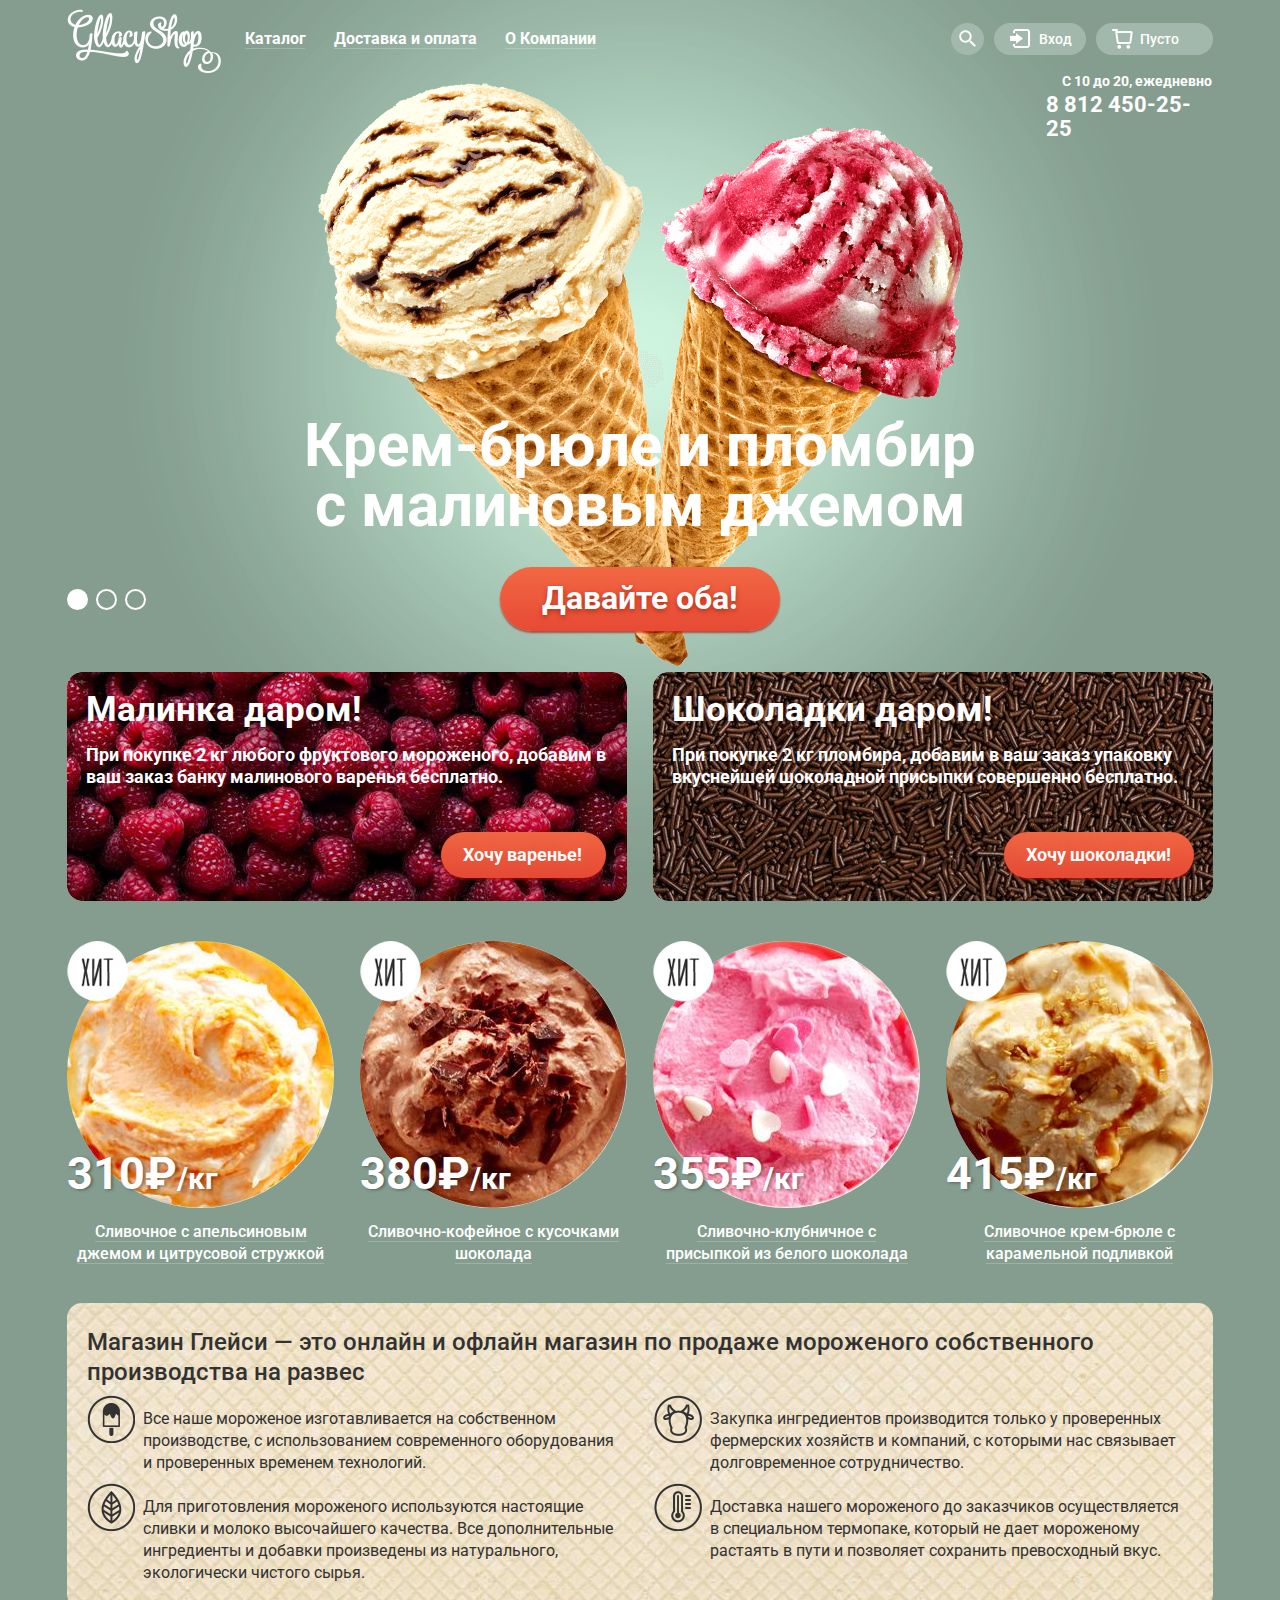
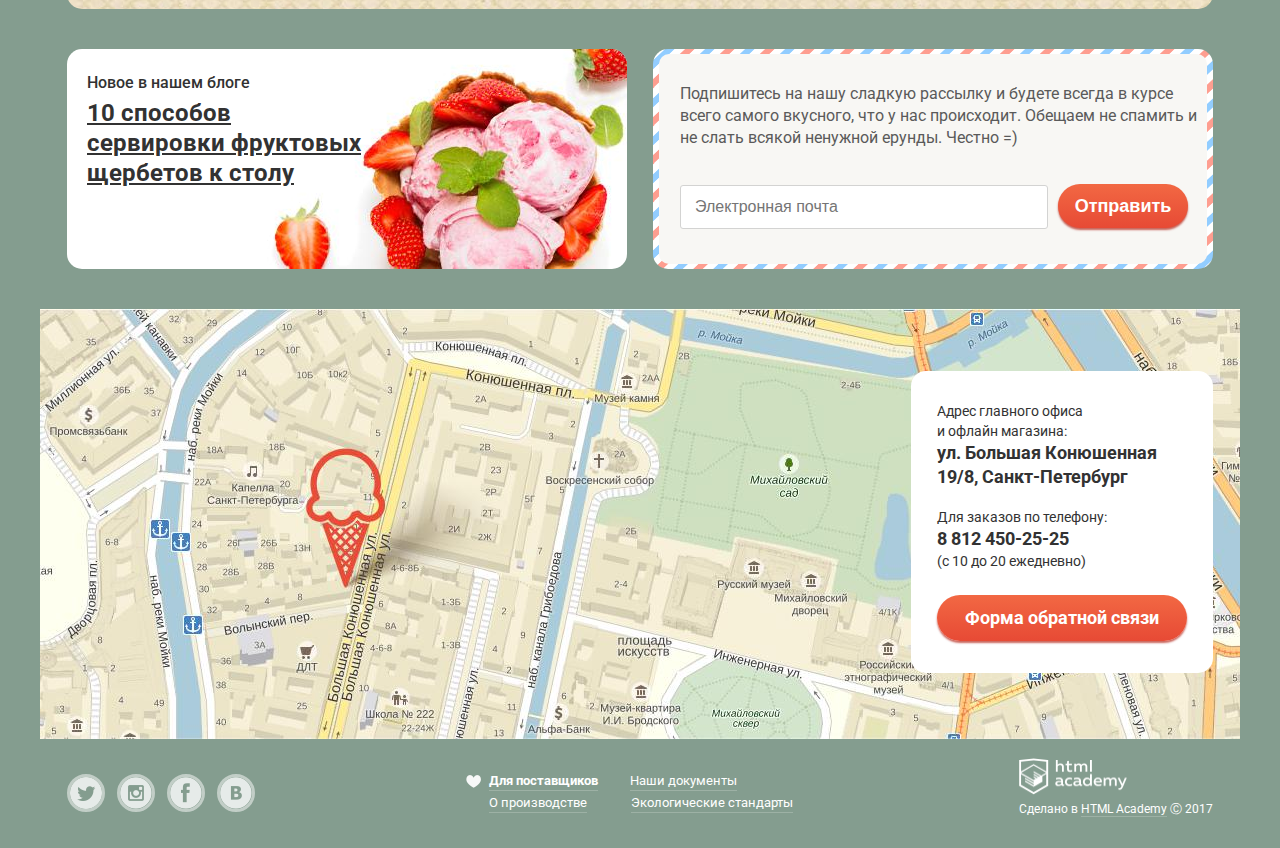
<file: index.html>
<!DOCTYPE html>
<html lang="ru">
  <head>
    <meta charset="utf-8">
    <title>HTML Academy: Глейси - Главная</title>
    <link href="https://fonts.googleapis.com/css?family=Roboto:400,500,700&amp;subset=cyrillic" rel="stylesheet">
    <link rel="stylesheet" href="css/normalize.css">
    <link rel="stylesheet" href="css/style.min.css">
  </head>


  <body>
    <input class="slider-radio" type="radio" id="btn-1" name="toggle" checked>
    <input class="slider-radio" type="radio" id="btn-2" name="toggle">
    <input class="slider-radio" type="radio" id="btn-3" name="toggle">
    <div class="site-wrapper">
      <div class="contacts-form-overlay"></div>
      <header class="main-header">
        <div class="container clearfix">
          <div class="main-logo">
            <img src="img/logo.png" width="154" height="64" alt="Логотип">
          </div>
          <nav class="main-navigation">
            <ul class="main-menu clearfix">
              <li class="main-menu-item main-menu-catalog"><a href="/">Каталог</a>
                <ul class="submenu">
                  <li class="submenu-item submenu-item-main"><a href="">Новинки</a></li>
                  <li class="submenu-item"><a href="icecream.html">Сливочное</a></li>
                  <li class="submenu-item"><a href="/">Щербеты</a></li>
                  <li class="submenu-item"><a href="/">Фруктовый лед</a></li>
                  <li class="submenu-item"><a href="/">Мелорин</a></li>
                </ul>
              </li>
              <li class="main-menu-item"><a href="/">Доставка и оплата</a></li>
              <li class="main-menu-item"><a href="/">О Компании</a></li>
            </ul>
          </nav>
          <div class="user-block">
            <div class="search-block user-block-item">
              <a class="search" href="/"></a>
              <div class="search-window">
                <form action="/">
                  <input class="text-input" type="text" name="search" placeholder="Что ищем?">
                </form>
              </div>
            </div>
            <div class="login-block user-block-item">
              <a class="login" href="/">Вход</a>
              <div class="login-window">
                <form action="/">
                  <input class="text-input" type="text" name="login-email" placeholder="Электронная почта">
                  <input class="password-input" type="password" name="login-password" placeholder="Пароль">
                  <button type="submit" class="button login-window-button">Войти</button>
                </form>
                <div class="login-window-links">
                  <a href="/">Забыли пароль?</a>
                  <a href="/">Новая регистрация</a>
                </div>
              </div>
            </div>
            <div class="cart-block user-block-item">
              <a class="cart" href="/">Пусто</a>
            </div>
          </div>
          <div class="opening-times">
            <p>С 10 до 20, ежедневно</p>
            <span class="opening-times-tel">8 812 450-25-25</span>
          </div>
        </div>
      </header>


      <main>
        <div class="container">
          <div class="slider">
            <div class="slide slide-1">
              <h2>Крем-брюле и пломбир с малиновым джемом</h2>
              <a class="button slider-button" href="/">Давайте оба!</a>
            </div>
            <div class="slide slide-2">
              <h2>Шоколадный пломбир и лимонный сорбет</h2>
              <a class="button slider-button" href="/">Давайте оба!</a>
            </div>
            <div class="slide slide-3">
              <h2>Пломбир с помадкой и клубничный щербет</h2>
              <a class="button slider-button" href="/">Давайте оба!</a>
            </div>
            <div class="slider-controls">
              <label for="btn-1"></label>
              <label for="btn-2"></label>
              <label for="btn-3"></label>
            </div>
          </div>

          <div class="promo-block">
            <div class="promo promo-left">
              <h3>Малинка даром!</h3>
              <p>При покупке 2 кг любого фруктового мороженого, добавим в ваш заказ банку малинового варенья бесплатно.</p>
              <a class="button promo-button promo-button-left" href="">Хочу варенье!</a>
            </div>
            <div class="promo promo-right">
              <h3>Шоколадки даром!</h3>
              <p>При покупке 2 кг пломбира, добавим в ваш заказ упаковку вкуснейшей шоколадной присыпки совершенно бесплатно.</p>
              <a class="button promo-button promo-button-right" href="">Хочу шоколадки!</a>
            </div>
          </div>

          <div class="hits-list">
            <div class="catalog-item catalog-item-hit">
              <a href="/" class="catalog-item-link">
                <img src="img/orange-ice.jpg" width="267" height="267" alt="Сливочное с апельсиновым джемом и цитрусовой стружкой">
              </a>
              <div class="catalog-item-price">310&#8381;<span>/кг</span></div>
              <h4 class="catalog-item-heading"><a href="/" class="catalog-item-link">Сливочное с апельсиновым джемом и цитрусовой стружкой</a></h4>
              <div class="catalog-item-hover">
                <a class="button item-button" href="/">Быстрый просмотр</a>
              </div>
            </div>
            <div class="catalog-item catalog-item-hit">
              <a href="/" class="catalog-item-link">
                <img src="img/cream-coffee-ice.jpg" width="267" height="267" alt="Сливочно-кофейное с кусочками шоколада">
              </a>
              <div class="catalog-item-price">380&#8381;<span>/кг</span></div>
              <h4 class="catalog-item-heading"><a href="/" class="catalog-item-link">Сливочно-кофейное с кусочками шоколада</a></h4>
              <div class="catalog-item-hover">
                <a class="button item-button" href="/">Быстрый просмотр</a>
              </div>
            </div>
            <div class="catalog-item catalog-item-hit">
              <a href="/" class="catalog-item-link">
                <img src="img/cream-strawberry-ice.jpg" width="267" height="267" alt="Сливочно-клубничное с присыпкой из белого шоколада">
              </a>
              <div class="catalog-item-price">355&#8381;<span>/кг</span></div>
              <h4 class="catalog-item-heading"><a href="/" class="catalog-item-link">Сливочно-клубничное с присыпкой из белого шоколада</a></h4>
              <div class="catalog-item-hover">
                <a class="button item-button" href="/">Быстрый просмотр</a>
              </div>
            </div>
            <div class="catalog-item catalog-item-hit">
              <a href="/" class="catalog-item-link">
                <img src="img/creme-brulee-ice.jpg" width="267" height="267" alt="Сливочное крем-брюле с карамельной подливкой">
              </a>
              <div class="catalog-item-price">415&#8381;<span>/кг</span></div>
              <h4 class="catalog-item-heading"><a href="/" class="catalog-item-link">Сливочное крем-брюле с карамельной подливкой</a></h4>
              <div class="catalog-item-hover">
                <a class="button item-button" href="/">Быстрый просмотр</a>
              </div>
            </div>
          </div>

          <div class="features">
            <h1>Магазин Глейси — это онлайн и офлайн магазин по продаже мороженого собственного производства на развес</h1>
              <p class="feature feature-1">Все наше мороженое изготавливается на собственном производстве, с использованием современного оборудования и проверенных временем технологий.</p>
              <p class="feature feature-2">Закупка ингредиентов  производится только у проверенных фермерских хозяйств и компаний, с которыми нас связывает долговременное сотрудничество.</p>
              <p class="feature feature-3">Для приготовления мороженого используются настоящие сливки и молоко высочайшего качества. Все дополнительные ингредиенты и добавки произведены из натурального, экологически чистого сырья.</p>
              <p class="feature feature-4">Доставка нашего мороженого до заказчиков осуществляется в специальном термопаке, который не дает мороженому растаять в пути и позволяет сохранить превосходный вкус.</p>
          </div>

          <div class="blog-email-block">
            <div class="blog">
              Новое в нашем блоге
              <h5><a href="/">10 способов сервировки фруктовых щербетов к столу</a></h5>
            </div>
            <div class="email-listing">
              <div class="email-listing-content">
                <p>Подпишитесь на нашу сладкую рассылку и будете всегда в курсе всего самого вкусного, что у нас происходит. Обещаем не спамить и не слать всякой ненужной ерунды. Честно =)</p>
                <form action="/">
                  <input class="text-input" type="text" name="email" placeholder="Электронная почта">
                  <button class="button email-button" type="submit">Отправить</button>
                </form>
              </div>
            </div>
          </div>
        </div>
      </main>


      <div class="map-container">
        <div class="map">
          <iframe src="https://api-maps.yandex.ru/frame/v1/-/C6qgRXjs" width="1200" height="430"></iframe>
          <div class="contacts">
            <p>Адрес главного офиса<br>
              и офлайн магазина:<br>
              <b>ул. Большая Конюшенная 19/8, Санкт-Петербург</b>
            </p>
            <p>Для заказов по телефону:<br>
              <b>8 812 450-25-25</b><br>
              (с 10 до 20 ежедневно)
            </p>
            <a class="button contacts-button" href="form.html">Форма обратной связи</a>
            <div class="contacts-form">
              <span>Мы обязательно вам ответим!</span>
              <div class="contacts-close">
                <button class="contacts-close-button"></button>
              </div>
              <form action="/">
                <input class="text-input" type="text" name="name" placeholder="Как вас зовут?">
                <input class="text-input" type="text" name="contacts-email" placeholder="Ваша почта для ответа">
                <textarea name="contacts-comment" id="comment">Напишите что-нибудь...</textarea>
                <button type="submit" class="button contacts-form-button">Отправить</button>
              </form>
            </div>
          </div>
        </div>
      </div>

      <footer class="main-footer">
        <div class="container clearfix">
          <div class="social">
            <a class="social-link social-link-tw" href="">Twitter</a>
            <a class="social-link social-link-inst" href="">Instagram</a>
            <a class="social-link social-link-fb" href="">Facebook</a>
            <a class="social-link social-link-vk" href="">Вконтакте</a>
          </div>

          <div class="about-us">
            <a href="/">Для поставщиков</a>
            <a href="/">Наши документы</a>
            <a href="/">О производстве</a>
            <a href="/">Экологические стандарты</a>
          </div>

          <div class="copyright">
            <a href="https://htmlacademy.ru/intensive/htmlcss"><img src="img/academy-logo.png" width="108" height="37" alt="HTML Academy"></a>
            <p class="copyright-content">Сделано в <a href="https://htmlacademy.ru/intensive/htmlcss">HTML Academy</a> &#9400; 2017</p>
          </div>
        </div>
      </footer>
    </div>

    <script src="js/scripts.min.js"></script>

  </body>
</html>
</file>
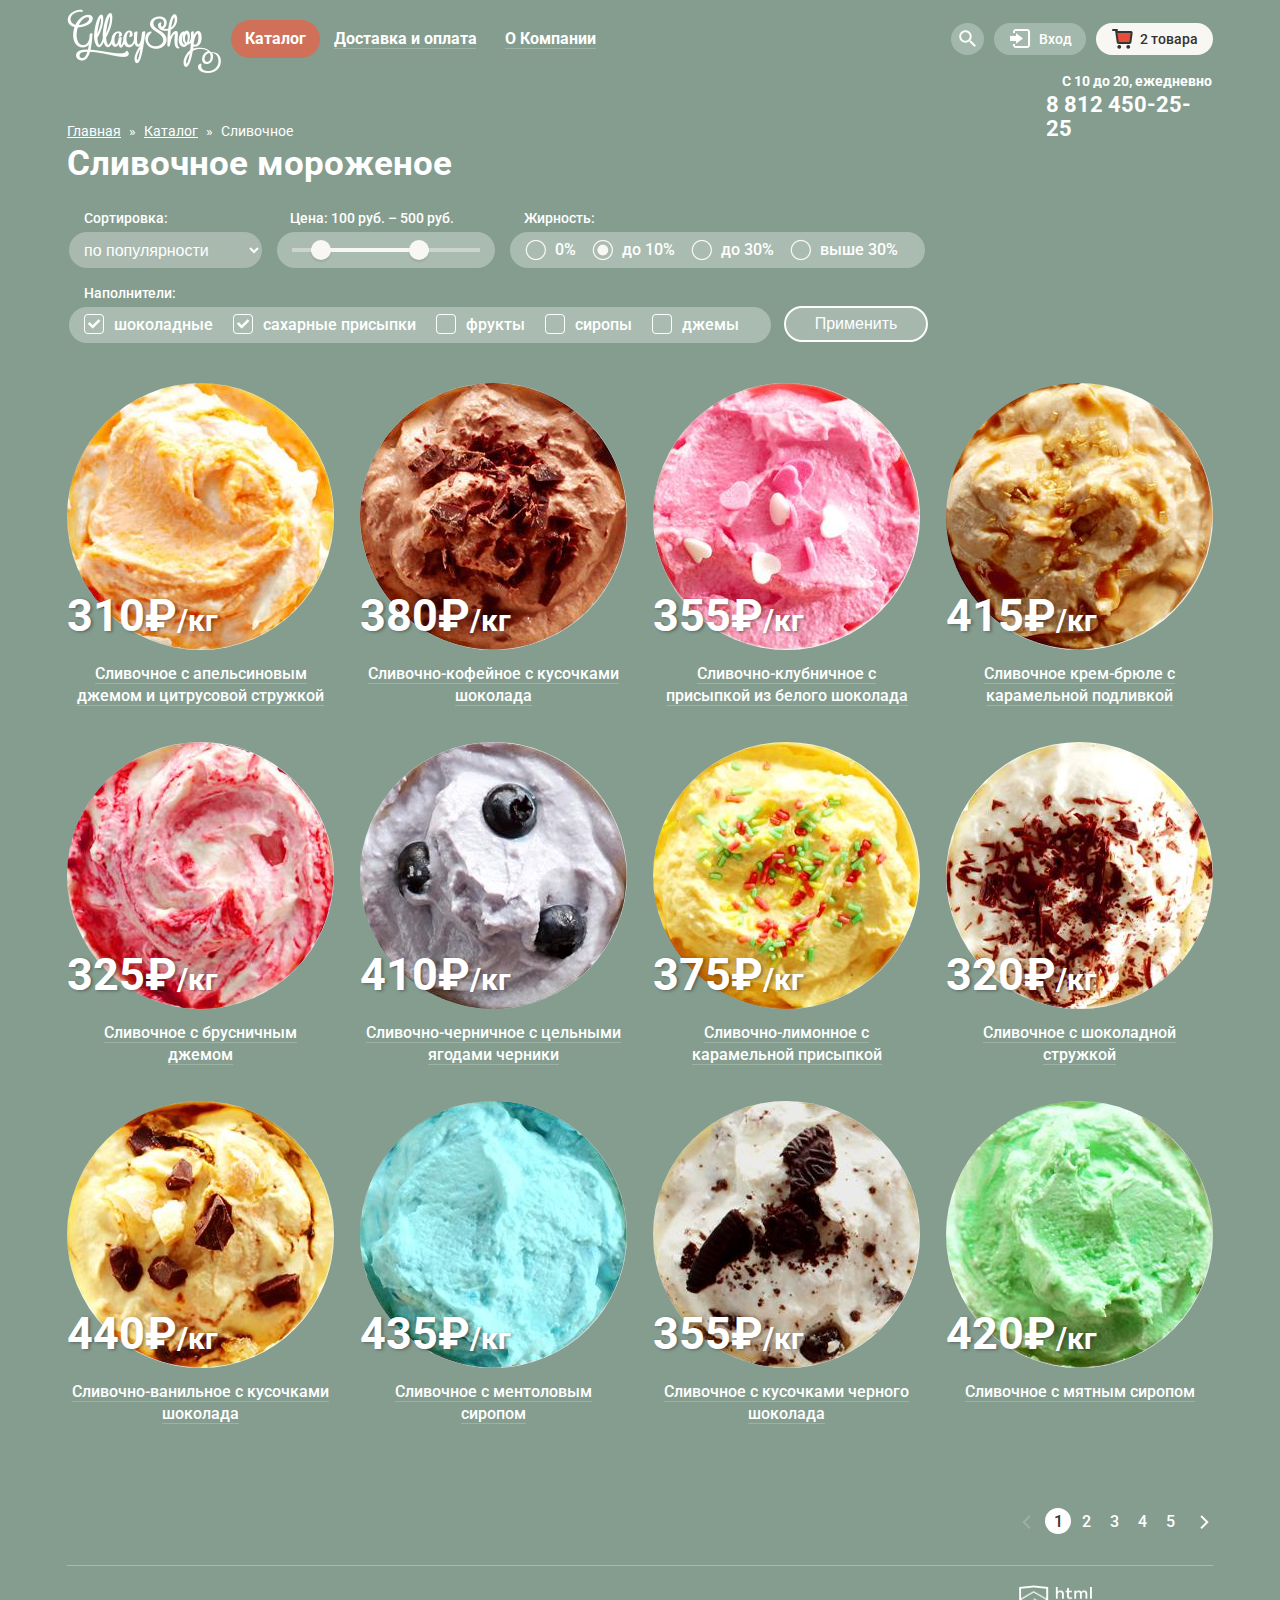
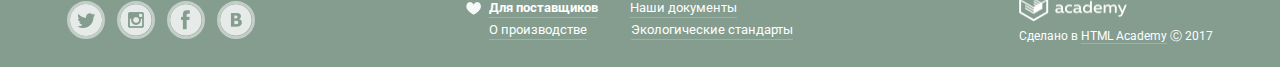
<file: icecream.html>
<!DOCTYPE html>
<html lang="ru">
  <head>
    <meta charset="utf-8">
    <title>HTML Academy: Глейси - Сливочное мороженое</title>
    <link href="https://fonts.googleapis.com/css?family=Roboto:400,500,700&amp;subset=cyrillic" rel="stylesheet">
    <link rel="stylesheet" href="css/normalize.css">
    <link rel="stylesheet" href="css/style.min.css">
  </head>


  <body>
    <header class="main-header">
      <div class="container clearfix">
        <div class="main-logo">
          <a href="index.html"><img src="img/logo.png" width="154" height="64" alt="Логотип"></a>
        </div>
        <nav class="main-navigation">
          <ul class="main-menu clearfix">
            <li class="main-menu-item main-menu-active main-menu-catalog"><a href="/">Каталог</a>
              <ul class="submenu">
                <li class="submenu-item submenu-item-main"><a href="">Новинки</a></li>
                <li class="submenu-item submenu-item-active"><a>Сливочное</a></li>
                <li class="submenu-item"><a href="/">Щербеты</a></li>
                <li class="submenu-item"><a href="/">Фруктовый лед</a></li>
                <li class="submenu-item"><a href="/">Мелорин</a></li>
              </ul>
            </li>
            <li class="main-menu-item"><a href="/">Доставка и оплата</a></li>
            <li class="main-menu-item"><a href="/">О Компании</a></li>
          </ul>
        </nav>
        <div class="user-block">
          <div class="search-block user-block-item">
            <a class="search" href="/"></a>
            <div class="search-window">
              <form action="/">
                <input class="text-input" type="text" name="search" placeholder="Что ищем?">
              </form>
            </div>
          </div>
          <div class="login-block user-block-item">
            <a class="login" href="/">Вход</a>
            <div class="login-window">
              <form action="/">
                <input class="text-input" type="text" name="login-email" placeholder="Электронная почта">
                <input class="password-input" type="password" name="login-password" placeholder="Пароль">
                <button type="submit" class="button login-window-button">Войти</button>
              </form>
              <div class="login-window-links">
                <a href="/">Забыли пароль?</a>
                <a href="/">Новая регистрация</a>
              </div>
            </div>
          </div>
          <div class="cart-block user-block-item">
            <a class="cart cart-active" href="/">2 товара</a>
            <div class="cart-window clearfix">
              <div class="cart-items">
                <div class="cart-item">
                  <button class="cart-item-close-button"></button>
                  <div class="cart-image">
                    <img src="img/cart-item-1.jpg" width="33" height="33" alt="Пломбир с апельсиновым джемом">
                  </div>
                  <span class="cart-item-name">Пломбир с апельсиновым джемом</span>
                  <span class="cart-price-per-kg">1,5 кг х <b>200 руб.</b></span>
                  <span class="cart-item-price">300 руб.</span>
                </div>
                <div class="cart-item">
                  <button class="cart-item-close-button"></button>
                  <div class="cart-image">
                    <img src="img/cart-item-2.jpg" width="33" height="33" alt="Пломбир с апельсиновым джемом">
                  </div>
                  <span class="cart-item-name">Клубничный пломбир с присыпкой из белого шоколада</span>
                  <span class="cart-price-per-kg">1,5 кг х <b>300 руб.</b></span>
                  <span class="cart-item-price">450 руб.</span>
                </div>
              </div>
              <div class="cart-total-price">Итого: 750 руб.</div>
              <a class="button cart-button" href="/">Оформить заказ</a>
            </div>
          </div>
        </div>
        <div class="opening-times">
          <p>С 10 до 20, ежедневно</p>
          <span class="opening-times-tel">8 812 450-25-25</span>
        </div>
      </div>
    </header>


    <main>
      <div class="container clearfix">
        <div class="breadcrumbs">
          <ul>
            <li class="breadcrumbs-item"><a href="index.html">Главная</a></li>
            <li class="breadcrumbs-item">»</li>
            <li class="breadcrumbs-item"><a href="/">Каталог</a></li>
            <li class="breadcrumbs-item">»</li>
            <li class="breadcrumbs-item breadcrumbs-active-item"><a>Сливочное</a></li>
          </ul>
        </div>

        <h1 class="ice-cream-title">Сливочное мороженое</h1>

        <div class="main-form">
          <form action="/">
            <fieldset class="sort">
              <legend>Сортировка:</legend>
              <select name="sort-select" id="sort-select-field">
                <option value="popular">по популярности</option>
                <option value="cheap">сначала недорогие</option>
                <option value="expensive">сначала дорогие</option>
                <option value="fat">по жирности</option>
              </select>
            </fieldset>
            <fieldset class="price">
              <legend>Цена: 100 руб. &#8211; 500 руб.</legend>
              <div class="main-form-range">
                <div class="scale">
                  <div class="bar"></div>
                </div>
                <div class="toggle toggle-min"></div>
                <div class="toggle toggle-max"></div>
              </div>
            </fieldset>
            <fieldset class="fat">
              <legend>Жирность:</legend>
              <div class="radio-container">
                <input type="radio" name="fat" value="0%" id="0%">
                <label for="0%">0%</label>
                <input type="radio" name="fat" value="0%" id="<10%" checked>
                <label for="<10%">до 10%</label>
                <input type="radio" name="fat" value="0%" id="<30%">
                <label for="<30%">до 30%</label>
                <input type="radio" name="fat" value="0%" id=">30%">
                <label for=">30%">выше 30%</label>
              </div>
            </fieldset>
            <fieldset class="filling">
              <legend>Наполнители:</legend>
              <div class="checkbox-container">
                <input type="checkbox" name="chocolate" id="chocolate" checked>
                <label for="chocolate">шоколадные</label>
                <input type="checkbox" name="sugar" id="sugar" checked>
                <label for="sugar">сахарные присыпки</label>
                <input type="checkbox" name="fruit" id="fruit">
                <label for="fruit">фрукты</label>
                <input type="checkbox" name="syrup" id="syrup">
                <label for="syrup">сиропы</label>
                <input type="checkbox" name="jam" id="jam">
                <label for="jam">джемы</label>
              </div>
            </fieldset>
            <button type="submit" class="main-form-button">Применить</button>
          </form>
        </div>

        <div class="catalog-items-list">
          <div class="catalog-item">
            <a href="/" class="catalog-item-link">
              <img src="img/orange-ice.jpg" width="267" height="267" alt="Сливочное с апельсиновым джемом и цитрусовой стружкой">
            </a>
            <div class="catalog-item-price">310&#8381;<span>/кг</span></div>
            <h4 class="catalog-item-heading"><a href="/" class="catalog-item-link">Сливочное с апельсиновым джемом и цитрусовой стружкой</a></h4>
            <div class="catalog-item-hover">
              <a class="button item-button" href="/">Быстрый просмотр</a>
            </div>
          </div>
          <div class="catalog-item">
            <a href="/" class="catalog-item-link">
              <img src="img/cream-coffee-ice.jpg" width="267" height="267" alt="Сливочно-кофейное с кусочками шоколада">
            </a>
            <div class="catalog-item-price">380&#8381;<span>/кг</span></div>
            <h4 class="catalog-item-heading"><a href="/" class="catalog-item-link">Сливочно-кофейное с кусочками шоколада</a></h4>
            <div class="catalog-item-hover">
              <a class="button item-button" href="/">Быстрый просмотр</a>
            </div>
          </div>
          <div class="catalog-item">
            <a href="/" class="catalog-item-link">
              <img src="img/cream-strawberry-ice.jpg" width="267" height="267" alt="Сливочно-клубничное с присыпкой из белого шоколада">
            </a>
            <div class="catalog-item-price">355&#8381;<span>/кг</span></div>
            <h4 class="catalog-item-heading"><a href="/" class="catalog-item-link">Сливочно-клубничное с присыпкой из белого шоколада</a></h4>
            <div class="catalog-item-hover">
              <a class="button item-button" href="/">Быстрый просмотр</a>
            </div>
          </div>
          <div class="catalog-item">
            <a href="/" class="catalog-item-link">
              <img src="img/creme-brulee-ice.jpg" width="267" height="267" alt="Сливочное крем-брюле с карамельной подливкой">
            </a>
            <div class="catalog-item-price">415&#8381;<span>/кг</span></div>
            <h4 class="catalog-item-heading"><a href="/" class="catalog-item-link">Сливочное крем-брюле с карамельной подливкой</a></h4>
            <div class="catalog-item-hover">
              <a class="button item-button" href="/">Быстрый просмотр</a>
            </div>
          </div>
          <div class="catalog-item">
            <a href="/" class="catalog-item-link">
              <img src="img/cowberry-ice.jpg" width="267" height="267" alt="Сливочное с брусничным джемом">
            </a>
            <div class="catalog-item-price">325&#8381;<span>/кг</span></div>
            <h4 class="catalog-item-heading"><a href="/" class="catalog-item-link">Сливочное с брусничным джемом</a></h4>
            <div class="catalog-item-hover">
              <a class="button item-button" href="/">Быстрый просмотр</a>
            </div>
          </div>
          <div class="catalog-item">
            <a href="/" class="catalog-item-link">
              <img src="img/blueberry-ice.jpg" width="267" height="267" alt="Сливочно-черничное с цельными ягодами черники">
            </a>
            <div class="catalog-item-price">410&#8381;<span>/кг</span></div>
            <h4 class="catalog-item-heading"><a href="/" class="catalog-item-link">Сливочно-черничное с цельными ягодами черники</a></h4>
            <div class="catalog-item-hover">
              <a class="button item-button" href="/">Быстрый просмотр</a>
            </div>
          </div>
          <div class="catalog-item">
            <a href="/" class="catalog-item-link">
              <img src="img/lemon-ice.jpg" width="267" height="267" alt="Сливочно-лимонное с карамельной присыпкой">
            </a>
            <div class="catalog-item-price">375&#8381;<span>/кг</span></div>
            <h4 class="catalog-item-heading"><a href="/" class="catalog-item-link">Сливочно-лимонное с карамельной присыпкой</a></h4>
            <div class="catalog-item-hover">
              <a class="button item-button" href="/">Быстрый просмотр</a>
            </div>
          </div>
          <div class="catalog-item">
            <a href="/" class="catalog-item-link">
              <img src="img/choc-fillings-ice.jpg" width="267" height="267" alt="Сливочное с шоколадной стружкой">
            </a>
            <div class="catalog-item-price">320&#8381;<span>/кг</span></div>
            <h4 class="catalog-item-heading"><a href="/" class="catalog-item-link">Сливочное с шоколадной стружкой</a></h4>
            <div class="catalog-item-hover">
              <a class="button item-button" href="/">Быстрый просмотр</a>
            </div>
          </div>
          <div class="catalog-item">
            <a href="/" class="catalog-item-link">
              <img src="img/vanilla-ice.jpg" width="267" height="267" alt="Сливочно-ванильное с кусочками шоколада">
            </a>
            <div class="catalog-item-price">440&#8381;<span>/кг</span></div>
            <h4 class="catalog-item-heading"><a href="/" class="catalog-item-link">Сливочно-ванильное с кусочками шоколада</a></h4>
            <div class="catalog-item-hover">
              <a class="button item-button" href="/">Быстрый просмотр</a>
            </div>
          </div>
          <div class="catalog-item">
            <a href="/" class="catalog-item-link">
              <img src="img/menthol-ice.jpg" width="267" height="267" alt="Сливочноe с ментоловым сиропом">
            </a>
            <div class="catalog-item-price">435&#8381;<span>/кг</span></div>
            <h4 class="catalog-item-heading"><a href="/" class="catalog-item-link">Сливочноe с ментоловым сиропом</a></h4>
            <div class="catalog-item-hover">
              <a class="button item-button" href="/">Быстрый просмотр</a>
            </div>
          </div>
          <div class="catalog-item">
            <a href="/" class="catalog-item-link">
              <img src="img/black-choc-ice.jpg" width="267" height="267" alt="Сливочное с кусочками черного шоколада">
            </a>
            <div class="catalog-item-price">355&#8381;<span>/кг</span></div>
            <h4 class="catalog-item-heading"><a href="/" class="catalog-item-link">Сливочное с кусочками черного шоколада</a></h4>
            <div class="catalog-item-hover">
              <a class="button item-button" href="/">Быстрый просмотр</a>
            </div>
          </div>
          <div class="catalog-item">
            <a href="/" class="catalog-item-link">
              <img src="img/mint-ice.jpg" width="267" height="267" alt="Сливочное с мятным сиропом">
            </a>
            <div class="catalog-item-price">420&#8381;<span>/кг</span></div>
            <h4 class="catalog-item-heading"><a href="/" class="catalog-item-link">Сливочное с мятным сиропом</a></h4>
            <div class="catalog-item-hover">
              <a class="button item-button" href="/">Быстрый просмотр</a>
            </div>
          </div>
        </div>

        <div class="pagination">
          <ul>
            <li class="pagination-item arrow-prev"><a href="/"></a></li>
            <li class="pagination-item pagination-active-item"><a href="/">1</a></li>
            <li class="pagination-item"><a href="/">2</a></li>
            <li class="pagination-item"><a href="/">3</a></li>
            <li class="pagination-item"><a href="/">4</a></li>
            <li class="pagination-item"><a href="/">5</a></li>
            <li class="pagination-item arrow-next"><a href="/"></a></li>
          </ul>
        </div>
      </div>
    </main>


    <footer class="main-footer">
      <div class="container clearfix">
        <div class="footer-border">
          <div class="social">
            <a class="social-link social-link-tw" href="">Twitter</a>
            <a class="social-link social-link-inst" href="">Instagram</a>
            <a class="social-link social-link-fb" href="">Facebook</a>
            <a class="social-link social-link-vk" href="">Вконтакте</a>
          </div>

          <div class="about-us">
            <a href="">Для поставщиков</a>
            <a href="">Наши документы</a>
            <a href="">О производстве</a>
            <a href="">Экологические стандарты</a>
          </div>

          <div class="copyright">
            <a href="https://htmlacademy.ru/intensive/htmlcss"><img src="img/academy-logo.png" width="108" height="37" alt="HTML Academy"></a>
            <p class="copyright-content">Сделано в <a href="https://htmlacademy.ru/intensive/htmlcss">HTML Academy</a> &#9400; 2017</p>
          </div>
        </div>
      </div>
    </footer>
  </body>
</html>
</file>
<file: css/style.min.css>
body{margin:0;padding:0;min-width:1200px;font-family:"Roboto","Arial",sans-serif;font-size:16px;font-weight:400;line-height:22px;color:#323232;background-color:#849d8f}.password-input:hover,.text-input:hover{border:2px solid #c7c6c5}.password-input:focus,.text-input:focus{border:2px solid #8fbdec}.site-wrapper{min-width:1200px;background-image:url(../img/slider-1.png);background-position:top center;background-repeat:no-repeat;transition:background-image .5s ease,background-color .5s ease}.site-wrapper::after,.site-wrapper::before{content:"";visibility:hidden}.site-wrapper::before{background-image:url(../img/slider-2.png)}.site-wrapper::after{background-image:url(../img/slider-3.png)}.clearfix::after{content:"";display:table;clear:both}.container{box-sizing:border-box;width:1200px;margin:0 auto;padding-top:1px;padding-left:27px;padding-right:27px}.main-header{min-height:113px}.main-logo{width:154px;height:64px;float:left;margin-top:8px;margin-right:10px}.main-logo img{max-width:100%;height:auto}.main-navigation{width:650px;float:left;margin-top:19px}.main-menu{list-style:none;margin:0;padding:0}.main-menu-item{float:left;min-height:32px}.main-menu-item>a{display:block;position:relative;padding:10px 14px;margin-bottom:10px;border-radius:20px;color:#fff;font-size:16px;font-weight:700;line-height:18px;text-decoration:none}.main-menu-item>a::after{content:"";position:absolute;left:14px;top:28px;height:1px;background:#fff;opacity:.2}.main-menu-item:nth-child(1)>a::after{width:60px}.main-menu-item:nth-child(2)>a::after{width:142px}.main-menu-item:nth-child(3)>a::after{width:91px}.main-menu-item>a:hover{background-color:#f7f6f3;border-radius:20px;color:#333}.main-menu-active>a::after,.main-menu-catalog .submenu,.main-menu-item>a:hover::after{display:none}.main-menu-item>a:active{background-color:#ededed;box-shadow:inset 0 2px 1px 0 #696969}.main-menu-catalog{position:relative}.main-menu-catalog:hover .submenu{display:block;padding:0;box-sizing:border-box;width:143px;min-height:171px;position:absolute;left:-8px;top:43px;background:#f8f7f4 url(../img/submenu-line.png) no-repeat 6px 38px;border-radius:5px;box-shadow:0 20px 20px 0 rgba(0,0,0,.4);list-style:none;z-index:30}.submenu-item a{display:block;box-sizing:border-box;width:100%;min-height:33px;padding:8px 20px;font-size:14px;line-height:16px;color:#323232;text-decoration:none}.submenu-item a:hover{background:#fbded8}.submenu-item a:active{background:#f6b5a5}.submenu-item-active a,.submenu-item-active a:hover{color:#fff;background:#d07058}.submenu-item:last-child a{border-radius:5px}.submenu-item-main{margin-bottom:4px}.submenu-item-main a{font-weight:700;min-height:38px;border-radius:5px}.main-menu-active>a{background-color:#d07058;text-decoration:none}.user-block{width:262px;float:right;margin-top:22px}.user-block-item>a{font-size:14px;line-height:16px;font-weight:500;text-decoration:none}.cart-block{float:right;padding-bottom:5px;position:relative}.cart{display:block;box-sizing:border-box;width:117px;min-height:32px;padding:8px 0 8px 44px;border-radius:20px;color:#fff;background:#a3b8ac url(../img/sprite.png) no-repeat 6px -112px}.cart-active,.cart:hover{color:#333;background:#f8f7f4 url(../img/sprite.png) no-repeat 6px -72px}.cart-window{box-sizing:border-box;display:none;position:absolute;top:36px;left:-423px;width:540px;padding:20px 15px;min-height:242px;border-radius:5px;background-color:#f8f7f4;box-shadow:0 20px 20px 0 rgba(0,0,0,.4);font-size:13px;line-height:16px;color:#323232;z-index:20}.cart-item{box-sizing:border-box;margin-bottom:15px;padding-left:6px}.cart-item:last-child{padding-bottom:16px;border-bottom:1px solid #cacac7;margin-bottom:0}.cart-item-close-button{display:inline-block;vertical-align:top;border:0;width:11px;height:11px;margin-top:10px;margin-right:5px;background:#f8f7f4 url(../img/cart-close-button.png) no-repeat;cursor:pointer}.cart-image{display:inline-block;width:33px;height:33px;margin-right:10px}.cart-image img,.catalog-item img{border-radius:50%}.cart-window span{display:inline-block;vertical-align:top;margin-top:10px}.cart-item-name{width:220px;margin-right:21px}.cart-price-per-kg{margin-right:25px}.cart-price-per-kg b{font-weight:400;color:#999}.cart-button,.cart-total-price{text-align:right;margin-top:14px;font-size:15px;line-height:18px;font-weight:700;color:#323232}.cart-button{float:right;width:170px;min-height:45px;font-size:18px;line-height:24px;color:#fefefe;text-align:center;padding-top:10px}.cart-block:hover .cart-window,.catalog-item:hover .catalog-item-hover,.login-block:hover .login-window,.search-block:hover .search-window{display:block}.login-block{position:relative;float:left;padding-bottom:5px}.login-block>a{display:block;box-sizing:border-box;width:92px;min-height:32px;margin-right:10px;padding:8px 45px;border-radius:20px;color:#fff;background:#a3b8ac url(../img/sprite.png) no-repeat 6px -409px}.login-block>a:hover{color:#333;background:#f8f7f4 url(../img/sprite.png) no-repeat 7px -448px}.login-window{display:none;position:absolute;left:-142px;top:36px;box-sizing:border-box;width:277px;min-height:214px;padding:20px 19px;background-color:#f8f7f4;border-radius:6px;box-shadow:0 20px 20px 0 rgba(0,0,0,.4);z-index:20}.login-window a{color:#323232}.login-window a:hover{color:#ffbc9e}.login-window input{margin-bottom:20px}.login-window-button{float:left;width:100px;min-height:45px;font-size:18px;line-height:24px;font-weight:700}.login-window-links{float:right;width:120px}.login-window-links a{font-size:13px;line-height:24px;color:#323232;font-weight:400;text-decoration:none;border-bottom:1px solid #adacaa}.search-block{float:left;position:relative;padding-bottom:5px}.search-block>a{display:block;width:33px;min-height:32px;margin-right:10px;border-radius:50%;background:#a3b8ac url(../img/sprite.png) no-repeat -2px -486px}.search-block>a:hover{background:#f8f7f4 url(../img/sprite.png) no-repeat -2px -523px}.search-window{display:none;position:absolute;top:36px;left:-308px;box-sizing:border-box;width:341px;min-height:84px;padding:20px 15px;border-radius:6px;background-color:#f8f7f4;box-shadow:0 20px 20px 0 rgba(0,0,0,.4);z-index:20}.login-window input,.search-window input{box-sizing:border-box;width:100%;height:44px;padding:12px 14px;border:1px solid #d3d3d2;border-radius:5px;font-size:14px;line-height:24px;color:#999}.opening-times{width:167px;min-height:38px;float:right;margin-top:13px;font-size:14px;line-height:16px;font-weight:700;color:#fff}.opening-times p{margin:0 0 4px 16px}.opening-times-tel{font-size:22px;line-height:24px}.slider{position:relative;padding-top:274px;text-align:center}.slide,.slider-radio{display:none}.slider h2{width:700px;font-size:60px;line-height:60.35px;color:#fff;margin:0 auto 30px}.slider-controls{position:absolute;bottom:25px;left:0;z-index:20;font-size:0}.slider-controls label{display:inline-block;vertical-align:top;width:17px;height:17px;border:2px solid #fff;border-radius:50%;background-color:transparent;margin-right:8px;cursor:pointer}#btn-1:checked~.site-wrapper .slide-1,#btn-2:checked~.site-wrapper .slide-2,#btn-3:checked~.site-wrapper .slide-3{display:block}#btn-1:checked~.site-wrapper{background-image:url(../img/slider-1.png);background-color:#849d8f}#btn-2:checked~.site-wrapper{background-image:url(../img/slider-2.png);background-color:#8996a6}#btn-3:checked~.site-wrapper{background-image:url(../img/slider-3.png);background-color:#9d8b84}#btn-1:checked~.site-wrapper label[for=btn-1],#btn-2:checked~.site-wrapper label[for=btn-2],#btn-3:checked~.site-wrapper label[for=btn-3]{background-color:#fff}.slider-controls label:hover{background-color:#b2c1b7}.button{display:inline-block;box-sizing:border-box;border-radius:40px;color:#fff;text-decoration:none;border:0;cursor:pointer;background-image:-moz-linear-gradient(90deg,#e74a35 0%,#f26843 100%);background-image:-webkit-linear-gradient(90deg,#e74a35 0%,#f26843 100%);background-image:-ms-linear-gradient(90deg,#e74a35 0%,#f26843 100%);box-shadow:0 2px 2px 0 rgba(172,16,0,.64)}.button:hover{background:-moz-linear-gradient(top,#f58669 0%,#ec6f5e 100%);background:-webkit-linear-gradient(top,#f58669 0%,#ec6f5e 100%);background:linear-gradient(to bottom,#f58669 0%,#ec6f5e 100%);box-shadow:0 2px 2px #ac1000}.button:active{background:-moz-linear-gradient(top,#d84732 0%,#e1613e 100%);background:-webkit-linear-gradient(top,#d84732 0%,#e1613e 100%);background:linear-gradient(to bottom,#d84732 0%,#e1613e 100%);box-shadow:inset 0 2px 2px #ac1000}.slider-button{width:280px;min-height:64px;margin-left:auto;margin-right:auto;margin-bottom:5px;padding:9px 41px;font-size:32px;line-height:44px;font-weight:700;text-shadow:0 2px 5px rgba(160,32,11,.76)}.promo-block{display:-ms-flexbox;display:flex;margin-top:36px}.promo{box-sizing:border-box;width:560px;min-height:229px;color:#fff;border-radius:15px;font-size:18px;line-height:22px;font-weight:700;padding:17px 19px}.promo h3{font-size:35px;line-height:41px;margin:0}.promo p{margin-top:14px}.promo-left,.promo-right{background-color:#8b132a;background-image:url(../img/promo-left-background.jpg);background-size:cover}.promo-right{margin-left:auto;background-color:#41291e;background-image:url(../img/promo-right-background.jpg)}.promo-button{margin-top:26px;padding:11px 22px;font-size:18px;line-height:24px;font-weight:700;opacity:.988}.promo-button-left{width:165px;margin-left:355px}.promo-button-right{width:190px;margin-left:332px}.hits-list{display:-ms-flexbox;display:flex;-ms-flex-pack:justify;justify-content:space-between;-ms-flex-wrap:wrap;flex-wrap:wrap;margin-top:40px;min-height:322px}.catalog-item{width:267px;position:relative;text-align:center}.catalog-item-hover{display:none;position:absolute;width:calc(100% + 20px);height:calc(100% + 20px);top:-10px;left:-10px;border-radius:5px;background-color:rgba(248,247,244,.3);box-shadow:0 20px 20px 0 rgba(0,0,0,.4);padding-bottom:80px;z-index:30}.catalog-item-hover a{position:absolute;bottom:0;left:45px;margin-bottom:30px}.catalog-item-link{position:relative;z-index:10}.catalog-item:hover .catalog-item-link{z-index:35}.catalog-item-hit::before{content:"";display:block;width:61px;height:61px;background:url(../img/hit-tag.png) no-repeat;position:absolute;top:0;left:0;z-index:40}.catalog-item-heading{width:257px;margin-top:7px;margin-bottom:0;margin-left:5px}.catalog-item-heading a{font-size:16px;line-height:22px;font-weight:500;color:#fff;text-decoration:none;border-bottom:1px solid #9db1a5}.catalog-item-heading a:hover{color:#ffbc9e;border-bottom:1px solid #a7a294}.catalog-item-price{position:absolute;top:210px;left:0;font-size:45px;line-height:45px;font-weight:700;color:#fff;text-shadow:2px 1px 3px rgba(49,50,53,.5);z-index:20}.catalog-item:hover .catalog-item-price{z-index:40}.catalog-item-price span{font-size:30px}.item-button{position:absolute;right:40px;width:200px;min-height:45px;padding-top:10px;font-size:18px;line-height:24px;font-weight:700;z-index:30}.features{margin-top:38px;padding-top:1px;padding-left:20px;background-color:#e9dcc0;background-image:url(../img/features-background.jpg);border-radius:15px}.features h1{margin-top:23px;margin-bottom:5px;font-weight:500}.feature{display:inline-block;vertical-align:top;width:476px;margin-top:16px;position:relative}.feature::before{content:"";display:block;position:absolute;left:-56px;top:-13px;width:48px;height:48px}.feature-1::before{background:url(../img/feature-1-icon.png) no-repeat}.feature-2::before{background:url(../img/feature-2-icon.png) no-repeat}.feature-3::before{background:url(../img/feature-3-icon.png) no-repeat}.feature-4::before{background:url(../img/feature-4-icon.png) no-repeat}.feature-1{margin-right:87px;margin-left:56px}.feature-3{margin:6px 87px 25px 56px}.feature-4{margin-top:6px;margin-bottom:25px}.blog-email-block{display:-ms-flexbox;display:flex;-ms-flex-pack:justify;justify-content:space-between;margin-top:40px}.blog,.email-listing{box-sizing:border-box;width:560px;min-height:220px;border-radius:15px}.blog{font-size:16px;line-height:22px;font-weight:500;color:#323232;background:#fff url(../img/blog-background.jpg) no-repeat;padding:23px 20px}.blog h5{width:282px;margin-top:4px}.blog a,.features h1{font-size:24px;line-height:30px;color:#323232}.blog a:hover{color:#e84d37}.email-listing{padding:5px 6px;background:#fff url(../img/email-listing-background.png) 3px 0}.email-listing-content{padding-top:13px;padding-left:21px;background-color:#f8f7f4;border-radius:10px;font-size:16px;line-height:22px;color:#5a5a5a}.email-listing-content p{margin-bottom:35px}.email-listing-content input{box-sizing:border-box;position:relative;width:368px;height:44px;margin-right:6px;padding-top:1px;padding-left:14px;font-size:16px;line-height:24px;color:#999;border:1px solid #d3d3d2;border-radius:3px;margin-bottom:35px}.email-listing-content button{box-sizing:border-box;width:130px;font-size:18px;line-height:24px;font-weight:700;padding:10px 13px}.map-container{box-sizing:border-box;width:1200px;margin-right:auto;margin-left:auto;margin-top:40px}.map{position:relative;background:url(../img/map-with-pin.jpg) no-repeat}.map iframe{border:0}.contacts{box-sizing:border-box;width:302px;padding:12px 26px;position:absolute;right:27px;top:62px;color:#323232;background-color:#fff;border-radius:15px}.contacts p{margin-top:18px;font-size:14px;line-height:20px;font-weight:400}.contacts p:nth-child(2){margin-bottom:24px}.contacts b,.contacts-button{font-size:18px;line-height:24px;font-weight:700}.contacts-button{box-sizing:border-box;display:block;margin:0 auto 20px;padding:11px 26px;text-align:center}@keyframes bounce{0%{transform:translateY(-2000px)}70%{transform:translateY(30px)}90%{transform:translateY(-10px)}to{transform:translateY(0)}}.contacts-form{display:none;position:fixed;top:100px;left:50%;margin-left:-238px;box-sizing:border-box;width:476px;min-height:442px;padding:20px 24px;font-size:24px;line-height:28px;font-weight:500;color:#323232;background-color:#f8f7f4;border-radius:6px;z-index:110}.contacts-form-show{display:block;animation:bounce .6s}.contacts-form-overlay{display:none;position:fixed;width:100%;height:100%;background-color:#000;opacity:.3;z-index:100}.contacts-form-overlay-show{display:block}.contacts-form input{box-sizing:border-box;width:267px;height:44px;margin-bottom:20px;padding:12px 14px;border:1px solid #d3d3d2;border-radius:5px;font-size:14px;line-height:24px;color:#999}.contacts-form input:first-child{margin-top:19px}.contacts-form textarea{box-sizing:border-box;width:100%;min-height:155px;padding:12px 14px;border:1px solid #d3d3d2;border-radius:5px;font-family:"Roboto","Arial",sans-serif;font-size:14px;line-height:24px;color:#999}.contacts-close{float:right;position:relative}.contacts-close-button{position:absolute;top:-5px;right:-10px;width:18px;height:17px;border:0;background:#f8f7f4 url(../img/contacts-close-button.png) no-repeat;cursor:pointer}.contacts-form-button{float:right;width:139px;min-height:46px;margin-top:18px;font-size:18px;line-height:24px;font-weight:700}.main-footer{min-height:103px}.footer-border{box-sizing:border-box;border-top:1px solid #a9bbb1;padding-top:7px}.social{width:200px;float:left;margin-top:26px;margin-right:222px}.social-link{box-sizing:border-box;display:inline-block;font-size:0;width:38px;height:38px;margin-right:8px;border:3px solid #c2cec7;border-radius:50%;background-image:url(../img/sprite.png);background-repeat:no-repeat}.social-link:hover{background-position:0 0}.social-link:active{box-shadow:inset 0 1px 2px 1px rgba(136,136,136,.7)}.social-link-tw{background-position:-10px -567px}.social-link-tw:hover{background-image:url(../img/tw-icon-hover.png)}.social-link-inst{background-position:-10px -363px}.social-link-inst:hover{background-image:url(../img/inst-icon-hover.png)}.social-link-fb{background-position:-10px -278px}.social-link-fb:hover{background-image:url(../img/fb-icon-hover.png)}.social-link-vk{background-position:-10px -619px}.social-link-vk:hover{background-image:url(../img/vk-icon-hover.png)}.about-us{width:309px;float:left;margin-top:26px}.about-us a{display:inline-block;vertical-align:top;position:relative;font-size:13px;line-height:18px;color:#fff;text-decoration:none;border-bottom:1px solid #9db1a5}.about-us a:nth-child(1){margin-right:28px;font-weight:700}.about-us a:nth-child(3){margin-right:40px}.about-us a:hover,.copyright-content a:hover{color:#ffbc9e;border-bottom:1px solid #a7a294}.about-us a:nth-child(1)::before{content:"";width:15px;height:13px;position:absolute;left:-23px;top:3px;background-image:url(../img/sprite.png);background-repeat:no-repeat;background-position:-10px -330px}.copyright,.copyright a{font-size:12px;line-height:18px;font-weight:400;color:#fff}.copyright{float:right;margin-top:12px}.copyright a{text-decoration:none}.copyright-content{margin-top:0}.copyright-content a{border-bottom:1px solid #9db1a5}.breadcrumbs{width:500px;margin-top:-19px;font-size:14px;line-height:16px;color:#fff}.breadcrumbs ul{margin:0;padding:0}.breadcrumbs-item{display:inline-block;margin-right:5px}.breadcrumbs-item a{color:#fff}.breadcrumbs-item a:hover{color:#ffbc9e}h1.ice-cream-title{font-size:35px;line-height:41px;color:#fff;margin:4px 0 0}.main-form{padding:0;width:931px;min-height:130px;margin-top:26px}.main-form fieldset{min-height:56px;padding:0;display:inline-block;vertical-align:top;border:0}.main-form legend,.sort select{font-size:14px;line-height:16px;font-weight:500;color:#fff}.sort{width:193px;margin-right:9px}.sort legend{margin-left:15px}.sort select{box-sizing:border-box;width:193px;height:36px;margin-top:6px;padding:8px 11px;border:0;background-color:#a9b9af;font-size:16px;line-height:18px;border-radius:20px}.sort select:focus,.sort select:hover{background-color:#fff;color:#323232}.price{width:218px;margin-right:9px}.price legend{margin-left:13px}.price .main-form-range{position:relative;box-sizing:border-box;width:218px;height:36px;padding:16px 15px;margin-top:6px;background-color:#aabcb2;border-radius:20px}.price .scale{height:4px;background-color:#cbd4cd}.price .bar{width:118px;margin-left:19px;height:4px;background-color:#f8f7f4}.price .toggle{position:absolute;top:8px;left:0;display:block;width:20px;height:20px;border-radius:50%;background-color:#f8f7f4;box-shadow:0 2px 2px 0 rgba(0,0,0,.1);cursor:pointer}.price .toggle-min{left:34px}.price .toggle-max{left:132px}.fat{width:415px}.fat legend{margin-left:14px}.fat .radio-container{box-sizing:border-box;width:415px;height:36px;margin-top:6px;padding:9px 15px;background-color:#aabcb2;border-radius:20px}.fat input[type=radio],.filling input[type=checkbox]{display:none}.fat input[type=radio]+label{display:inline-block;vertical-align:top;padding-left:30px;margin-right:12px;position:relative;cursor:pointer}.fat input[type=radio]+label::before{content:"";display:block;width:21px;height:22px;background-image:url(../img/form-sprite.png);background-position:-10px -250px;position:absolute;top:-2px;left:0}.fat input[type=radio]:checked+label::before{background-position:-10px -292px}.fat input[type=radio]+label:hover::before{background-position:-10px -460px}.fat input[type=radio]:checked+label:hover::before{background-position:-10px -376px}.fat label,.filling label{font-size:16px;line-height:18px;font-weight:500;color:#fff}.filling{width:702px;margin-top:17px}.filling legend{margin-left:15px}.filling .checkbox-container{box-sizing:border-box;width:702px;height:36px;margin-top:6px;padding:9px 15px;background-color:#aabcb2;border-radius:20px}.filling input[type=checkbox]+label{display:inline-block;vertical-align:top;padding-left:30px;margin-right:16px;position:relative;cursor:pointer}.filling input[type=checkbox]+label::before{content:"";display:block;width:21px;height:22px;background-image:url(../img/form-sprite.png);background-position:-10px -10px;position:absolute;top:-2px;left:0}.filling input[type=checkbox]:checked+label::before{background-position:-10px -50px}.filling input[type=checkbox]+label:hover::before{background-position:-10px -210px}.filling input[type=checkbox]:checked+label:hover::before{background-position:-10px -130px}.main-form-button{box-sizing:border-box;display:inline-block;width:144px;min-height:36px;margin-top:38px;margin-left:7px;font-size:16px;line-height:18px;font-weight:500;color:#fff;background-color:#a6b7ae;border:2px solid #fcfcfc;border-radius:20px;cursor:pointer}.main-form-button:hover{color:#323232;background-color:#fbfcfb}.main-form-button:active{border:0;background-color:#eaeaea;box-shadow:inset 0 2px 1px 0 #696969}.catalog-items-list{display:-ms-flexbox;display:flex;-ms-flex-wrap:wrap;flex-wrap:wrap;-ms-flex-pack:justify;justify-content:space-between;margin-top:40px}.catalog-items-list .catalog-item{margin-bottom:35px}.pagination{width:196px;float:right;margin-top:48px;margin-bottom:30px}.pagination ul{margin:0;padding:0;list-style:none;font-size:0}.pagination-item{display:inline-block;vertical-align:top;margin-right:2px}.pagination-item a{box-sizing:border-box;display:block;width:26px;height:26px;padding:5px 9px;border-radius:50%;font-size:16px;line-height:18px;font-weight:500;color:#fff;text-decoration:none}.pagination-item a:hover{background-color:#9db1a5}.arrow-prev a{background:url(../img/arrow-prev.png) no-repeat 5px 7px}.arrow-next a{background:url(../img/arrow-next.png) no-repeat 15px 7px}.arrow-next a:hover,.arrow-prev a:hover{background-color:transparent}.pagination-active-item a,.pagination-active-item a:hover{color:#323232;background-color:#fff}
</file>
